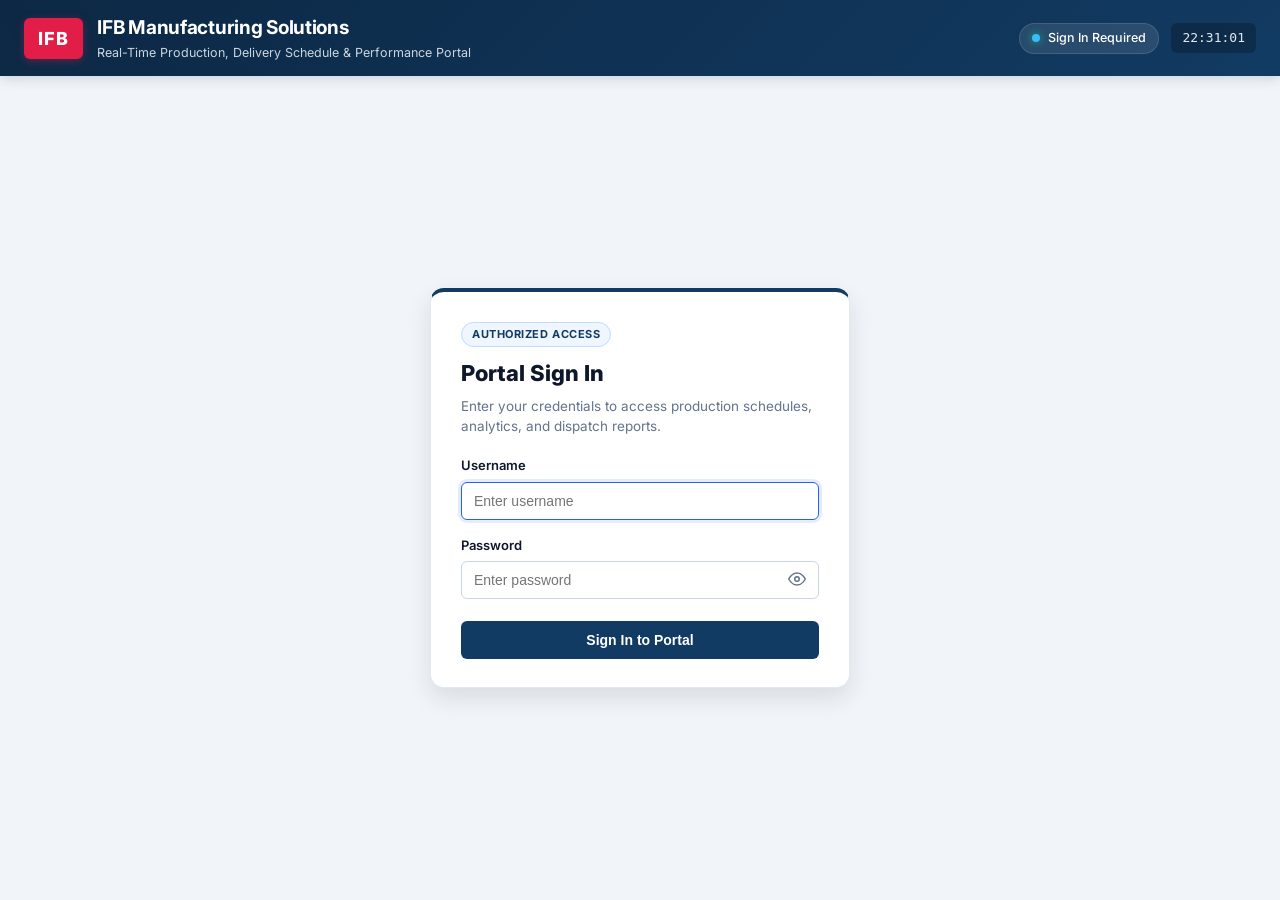
<file: frontend/index.html>
<!DOCTYPE html>
<html lang="en">
<head>
    <meta charset="UTF-8">
    <meta name="viewport" content="width=device-width, initial-scale=1.0">
    <title>IFB Scheduling Portal - Real-Time Manufacturing & Schedule Management</title>
    <link rel="preconnect" href="https://fonts.googleapis.com">
    <link rel="preconnect" href="https://fonts.gstatic.com" crossorigin>
    <link href="https://fonts.googleapis.com/css2?family=Inter:wght@400;500;600;700;800&display=swap" rel="stylesheet">
    <link rel="stylesheet" href="style.css">
</head>

<body>

    <!-- APP HEADER -->
    <header class="app-header">
        <div class="header-container">
            <div class="brand-block">
                <div class="brand-logo-icon">IFB</div>
                <div class="brand-text">
                    <h1>IFB Manufacturing Solutions</h1>
                    <p>Real-Time Production, Delivery Schedule &amp; Performance Portal</p>
                </div>
            </div>

            <div class="header-status-block">
                <div class="status-indicator">
                    <span class="status-dot"></span>
                    <span id="backendStatusText">Waiting for schedule upload</span>
                </div>
                <div class="clock-display" id="liveClock">--:--:--</div>
                <div class="auth-user-chip" id="authUserChip" style="display: none;">
                    <span id="authUserName">User</span>
                    <button type="button" class="btn-logout" onclick="logoutPortal()" title="Sign out">Logout</button>
                </div>
            </div>
        </div>

        
        
    </header>
<div class="app-shell">
    <aside class="sidebar">
        <nav class="sidebar-nav">
            <button class="nav-tab active" data-tab="dashboard" onclick="switchTab('dashboard')" title="Dashboard">
                <span class="nav-icon">📊</span>
                <span class="nav-label">Dashboard</span>
            </button>
            <button class="nav-tab" data-tab="analysis" onclick="switchTab('analysis')" title="Analysis">
                <span class="nav-icon">📈</span>
                <span class="nav-label">Analysis</span>
            </button>
            <button class="nav-tab" data-tab="records" onclick="switchTab('records')" title="Records">
                <span class="nav-icon">📋</span>
                <span class="nav-label">Records</span>
            </button>
            <button class="nav-tab" data-tab="upload" onclick="switchTab('upload')" title="Upload">
                <span class="nav-icon">📤</span>
                <span class="nav-label">Upload</span>
            </button>
            <button class="nav-tab" data-tab="users" id="navTabUsers" onclick="switchTab('users')" title="Users" style="display: none;">
                <span class="nav-icon">👥</span>
                <span class="nav-label">Users</span>
            </button>
            <button class="nav-tab" data-tab="logs" id="navTabLogs" onclick="switchTab('logs')" title="Activity Logs" style="display: none;">
                <span class="nav-icon">🕒</span>
                <span class="nav-label">Logs</span>
            </button>
        </nav>
    </aside>
    <main class="main-content">

        <!-- ============================================================== -->
        <!-- TAB 1: EXECUTIVE DASHBOARD                                    -->
        <!-- ============================================================== -->
        <section id="tab-dashboard" class="tab-pane active">
            
            <!-- Dashboard Controls & Customer Selector -->
            <!-- Dashboard Controls & Customer Selector -->
            <div class="dashboard-controls-card">
                <div class="dash-filters-row">
                    <div class="control-group">
                        <label for="customerSelect">Customer:</label>
                        <select id="customerSelect" onchange="onCustomerSelectChange()">
                            <option value="ALL">All Customers (Consolidated)</option>
                        </select>
                    </div>

                    <div class="control-group">
                        <label for="dashboardSourceSelect">Source:</label>
                        <select id="dashboardSourceSelect" class="select-compact" onchange="onDashboardSourceChange()">
                            <option value="__ALL__">All Uploaded Sheets (Combined)</option>
                        </select>
                    </div>

                    <div class="control-group">
                        <label for="dashboardYear">Year:</label>
                        <select id="dashboardYear" class="select-compact" onchange="onDashboardYearChange()"></select>
                        <label for="dashboardMonth">Month:</label>
                        <select id="dashboardMonth" class="select-compact" onchange="onDashboardMonthChange()"></select>
                    </div>
                    <div class="control-group">
                    <label for="dashboardTargetInput">Target:</label>
                    <div class="dash-target-wrap">
                        <input type="number" id="dashboardTargetInput" class="dash-target-input" min="1" max="100" value="80" oninput="onSharedTargetChange(this.value)" onchange="onSharedTargetChange(this.value)">
                        <span class="dash-target-unit">%</span>
                    </div>
                </div>
                </div>

                <div class="header-action-links">
                    <button type="button" class="btn-primary-sm" onclick="switchTab('upload')">+ Upload Schedule</button>
                </div>
            </div>

                        <div class="section-heading-row">
                <div>
                    <h2 id="dashHeading">Overview</h2>
                    <p class="panel-subtitle" id="dashSubheading">Loading...</p>
                </div>
            </div>

            <div class="schedule-trio">
                <div class="sched-card">
                    <span class="sched-label" id="schedPrevLabel">Previous month</span>
                    <span class="sched-value" id="schedPrevValue">–</span>
                    <span class="sched-delta" id="schedPrevDelta"></span>
                </div>
                <div class="sched-card sched-selected">
                    <span class="sched-label" id="schedSelLabel">Selected month</span>
                    <span class="sched-value" id="schedSelValue">–</span>
                    <span class="sched-delta" id="schedSelDelta"></span>
                </div>
                <div class="sched-card">
                    <span class="sched-label" id="schedNextLabel">Upcoming month</span>
                    <span class="sched-value" id="schedNextValue">–</span>
                    <span class="sched-delta" id="schedNextDelta"></span>
                </div>
            </div>

            <div class="dashboard-grid three">
                <div class="card">
                    <div class="card-icon-wrap">🚚</div>
                    <div class="card-info">
                        <h3>Dispatched</h3>
                        <p id="dashDispatched">–</p>
                        <small class="card-sub" id="dashDispatchedSub"></small>
                    </div>
                </div>
                <div class="card card-balance">
                    <div class="card-icon-wrap">✅</div>
                    <div class="card-info">
                        <h3>Fulfillment</h3>
                        <p id="dashFulfillment">–</p>
                        <div class="progress-bar-bg dash-progress"><div class="progress-bar-fill" id="dashFulfillmentBar" style="width:0%"></div></div>
                        <small class="card-sub" id="dashFulfillmentSub"></small>
                    </div>
                </div>
                <div class="card card-variance">
                    <div class="card-icon-wrap">⚠️</div>
                    <div class="card-info">
                        <h3>Shortfall</h3>
                        <p id="dashShortfall">–</p>
                        <small class="card-sub" id="dashShortfallSub"></small>
                    </div>
                </div>
            </div>

            <div class="content-panel">
                <div class="panel-header">
                    <div>
                        <h3>6-Month Trend</h3>
                        <p class="panel-subtitle">Click a month to switch the dashboard to it. The chip is dispatched ÷ commitment.</p>
                    </div>
                    <button class="btn-outline-sm" onclick="switchTab('analysis')">Open Analysis &rarr;</button>
                </div>
                <div id="dashTrendChart"></div>
            </div>

            <div class="dash-two-col" id="dashTwoCol">
                <div class="content-panel">
                    <div class="panel-header">
                        <div>
                            <h3>Top Shortfall Parts</h3>
                            <p class="panel-subtitle" id="dashTopShortSub"></p>
                        </div>
                    </div>
                    <div class="table-responsive">
                        <table class="data-table">
                            <thead><tr>
                                <th>Part No.</th><th>Customer</th>
                                <th class="num">Committed</th><th class="num">Dispatched</th>
                                <th class="num">Short</th><th>Fill rate</th>
                            </tr></thead>
                            <tbody id="dashShortfallBody"></tbody>
                        </table>
                    </div>
                </div>

                <div class="content-panel" id="dashCustomerPanel">
                    <div class="panel-header">
                        <div>
                            <h3>By Customer</h3>
                            <p class="panel-subtitle">Lowest fill rate first</p>
                        </div>
                    </div>
                    <div class="table-responsive table-scroll dash-cust-scroll">
                        <table class="data-table">
                            <thead><tr>
                                <th>Customer</th><th class="num">Committed</th>
                                <th class="num">Dispatched</th><th>Fill rate</th>
                            </tr></thead>
                            <tbody id="dashCustomerBody"></tbody>
                        </table>
                    </div>
                </div>
            </div>

        </section>

        <!-- ============================================================== -->
        <!-- TAB 3: MASTER SCHEDULE RECORDS TABLE                          -->
        <!-- ============================================================== -->
        <section id="tab-records" class="tab-pane">

            <div class="content-panel">
                <div class="panel-header-with-actions">
                    <div>
                        <h2>Master Production Schedule Records</h2>
                        <p class="panel-subtitle" id="recordsPlanBanner">Monthly Plan: Oct'26 (FIRM) and (TENTATIVE 2 months)</p>
                    </div>

                    <div class="records-action-group">
                        <button type="button" class="btn-outline-sm" onclick="exportRecordsToCSV()">📥 Export to CSV</button>
                        <button type="button" class="btn-primary-sm" onclick="switchTab('upload')">+ Upload Schedule</button>
                    </div>
                </div>

                <!-- FILTER & SEARCH BAR -->
                <div class="table-toolbar">
                    <div class="search-input-wrap">
                        <span class="search-icon">🔍</span>
                        <input type="text" id="tableSearchInput" placeholder="Search customer, part, line, description, or source..." oninput="filterMasterTable()">
                    </div>

                    <div class="filter-dropdown-wrap">
                        <label for="recordsCustomerFilter">Customer:</label>
                        <select id="recordsCustomerFilter" onchange="filterMasterTable()">
                            <option value="ALL">All Customers</option>
                        </select>
                    </div>

                    <div class="filter-dropdown-wrap">
                        <label for="recordsMonthFilter">Delivery month:</label>
                        <select id="recordsMonthFilter" onchange="onRecordsMonthChange()">
                            <option value="">Latest month</option>
                        </select>
                    </div>
                    <label class="col-toggle"><input type="checkbox" id="showAllColumns" onchange="toggleRecordColumns()"> Show all columns</label>

                    <div class="record-counter" id="recordCounterText">
                        Showing 0 records
                    </div>
                </div>

                <!-- FULL DATA TABLE -->
                <div class="table-responsive table-scroll">
                    <table class="data-table master-records-table">
                        <thead>
    <tr class="super-header-row">
        <th colspan="4" id="recordsInfoGroup" class="th-info-group">Part &amp; Customer Information</th>
        <th id="recordsFirmSuperHeader" class="th-firm-header">FIRM</th>
        <th colspan="2" class="th-tentative-super-header">TENTATIVE QTY</th>
        <th colspan="3" id="recordsOpsGroup" class="th-ops-header">Performance &amp; Status</th>
    </tr>
    <tr>
        <th class="col-detail">Sl No</th>
        <th>Customer</th>
        <th class="col-detail">Customer code</th>
        <th>PART No.</th>
        <th class="col-detail">Helper</th>
        <th class="col-detail">Customer Part No</th>
        <th>Line</th>
        <th>Description</th>
        <th class="num" id="recordsMonth1Label">Oct-26</th>
        <th class="num th-tentative" id="recordsMonth2Label">Nov-26</th>
        <th class="num th-tentative" id="recordsMonth3Label">Dec-26</th>
        <th class="col-detail">Schedule Received</th>
        <th class="num">Actual Dispatch</th>
        <th class="num">Backlog</th>
        <th>Actions</th>
    </tr>
</thead>
                        <tbody id="masterRecordsBody">
                            <!-- Populated dynamically -->
                        </tbody>
                    </table>
                </div>

            </div>

        </section>

        <!-- ============================================================== -->
        <!-- TAB 4: SCHEDULE & PLAN ANALYSIS                               -->
        <!-- ============================================================== -->
        <section id="tab-analysis" class="tab-pane">
            <div class="section-heading-row">
                <div>
                    <h2>Schedule Analysis &amp; Comparison</h2>
                    <p class="panel-subtitle">Plan vs dispatch and month-over-month trends for an uploaded schedule</p>
                </div>
            </div>

            

                        <div id="panelControlsSame" class="streamlined-control-card">
                <div class="s-control-row">
                    <div class="s-control-item">
                        <label for="sameSheetSelect"><strong>Excel Sheet:</strong></label>
                        <select id="sameSheetSelect" onchange="onSameSheetChange()">
                            <option value="">Loading sheets...</option>
                        </select>
                    </div>
                    <div class="s-control-item s-control-wide">
                        <label for="analysisScopeInput"><strong>Customer / Part / Line:</strong></label>
                        <div class="scope-combo" id="analysisScopeCombo">
                            <input
                                type="text"
                                id="analysisScopeInput"
                                class="scope-input"
                                placeholder="All customers & parts — type company, part, or line (e.g. blower)..."
                                autocomplete="off"
                                onfocus="openScopeDropdown()"
                                oninput="onScopeInput()"
                                onkeydown="onScopeKeydown(event)"
                            >
                            <button type="button" id="analysisScopeClear" class="scope-clear-btn" onclick="clearAnalysisScope()" title="Reset to all customers & parts" style="display:none;">✕</button>
                            <div id="analysisScopeDropdown" class="scope-dropdown" style="display:none;"></div>
                        </div>
                    </div>
                    <div class="s-control-item">
                        <label for="sameMetricMonth"><strong>Month:</strong></label>
                        <select id="sameMetricMonth" onchange="runStreamlinedAnalysis()"></select>
                    </div>
                    <div class="s-control-item">
                        <label for="sameCompareMonth"><strong>Compare with:</strong></label>
                        <select id="sameCompareMonth" onchange="runStreamlinedAnalysis()">
                            <option value="PREV">Previous month</option>
                            <option value="NONE">No comparison</option>
                        </select>
                    </div>
                </div>
            </div>


            <!-- 4 CLEAN KPI CARDS -->
            <div class="streamlined-kpi-grid">
                <div class="s-kpi-card">
                    <span class="s-kpi-label" id="card1Title">Planned / Committed</span>
                    <span class="s-kpi-value" id="card1Value">0</span>
                    <span class="s-kpi-sub" id="card1Detail">-</span>
                </div>
                <div class="s-kpi-card">
                    <span class="s-kpi-label" id="card2Title">Actual Dispatched</span>
                    <span class="s-kpi-value" id="card2Value">0</span>
                    <span class="s-kpi-sub" id="card2Detail">-</span>
                </div>
                <div class="s-kpi-card s-card-diff">
                    <span class="s-kpi-label" id="card3Title">Difference / Shortfall</span>
                    <span class="s-kpi-value" id="card3Value">0</span>
                    <span class="s-kpi-sub" id="card3Detail">-</span>
                </div>
                <div class="s-kpi-card s-card-rate">
                    <span class="s-kpi-label" id="card4Title">Fulfillment / Volatility</span>
                    <span class="s-kpi-value" id="card4Value">0%</span>
                    <span class="s-kpi-sub" id="card4Detail">-</span>
                </div>
            </div>

            <div id="cmpTrendPanel" class="content-panel" style="display:none">
    <div class="panel-header-with-actions">
        <div>
            <h3>Monthly Trend</h3>
            <p class="panel-subtitle" id="cmpTrendScope"></p>
        </div>
        <div class="cmp-trend-controls">
            <div class="range-toggle" id="cmpRangeToggle">
                <button type="button" class="active" data-range="6" onclick="setCmpRange('6')">6 months</button>
                <button type="button" data-range="12" onclick="setCmpRange('12')">1 year</button>
                <button type="button" data-range="all" onclick="setCmpRange('all')">All</button>
            </div>
            <select id="cmpYearSelect" class="cmp-year-select" onchange="onCmpYearChange()" style="display:none;" title="Select year"></select>
            <label class="cmp-target">Target
                <input type="number" id="cmpTargetInput" min="1" max="100" value="80" oninput="onSharedTargetChange(this.value)" onchange="onSharedTargetChange(this.value)"> %
            </label>
        </div>
    </div>
    <div id="cmpTrendChart"></div>
</div>

<!-- COMPARISON BREAKDOWN TABLE -->
            <div class="content-panel analysis-panel">
                <div class="panel-header-with-actions">
                    <div>
                        <h3 id="comparisonTableTitle">Part-wise Schedule Comparison</h3>
                        <p class="panel-subtitle" id="comparisonTableSubtitle">Customer schedule, IFB commitment vs dispatch</p>
                    </div>
                    <button type="button" class="btn-outline-sm" onclick="exportComparisonToCSV()">📥 Export to CSV</button>
                </div>

                <div class="table-toolbar">
                    <div class="search-input-wrap">
                        <span class="search-icon">🔍</span>
                        <input type="text" id="comparisonSearchInput" placeholder="Search customer, part no, line..." oninput="filterComparisonTable()">
                    </div>
                    <div class="filter-pills-wrap" id="comparisonFilterPills">
                        <button type="button" class="chip-filter active" data-filter="all" onclick="setComparisonStatusFilter('all')">All (<span id="countPillAll">0</span>)</button>
                        <button type="button" class="chip-filter chip-filter-inc" data-filter="increased" onclick="setComparisonStatusFilter('increased')">Above commitment (<span id="countPillInc">0</span>)</button>
                        <button type="button" class="chip-filter chip-filter-dec" data-filter="decreased" onclick="setComparisonStatusFilter('decreased')">Shortfall (<span id="countPillDec">0</span>)</button>
                        <button type="button" class="chip-filter" data-filter="unchanged" onclick="setComparisonStatusFilter('unchanged')">Met (<span id="countPillUnchanged">0</span>)</button>
                    </div>
                </div>

                <div class="table-responsive table-scroll">
                    <table class="data-table">
                        <thead>
                            <tr id="comparisonTableHeaderRow">
                                <th class="sortable" onclick="sortComparison('customer')">Customer</th>
                                <th class="sortable" onclick="sortComparison('partNo')">Part No.</th>
                                <th>Line</th>
                                <th class="num sortable" onclick="sortComparison('qtySchedule')">Customer Schedule</th>
                                <th class="num sortable" onclick="sortComparison('qtyCommitment')">IFB Commitment</th>
                                <th class="num sortable" onclick="sortComparison('qtyDispatch')">IFB Dispatch</th>
                                <th class="num sortable" onclick="sortComparison('diff')">Difference</th>
                                <th class="num sortable" onclick="sortComparison('achievementRate')">Achievement %</th>
                                <th class="num sortable" id="thColChange" onclick="sortComparison('scheduleChange')">Schedule Δ</th>
                                <th>Status</th>
                            </tr>
                        </thead>
                        <tbody id="comparisonTableBody">
                            <tr><td colspan="10" style="text-align: center; color: #64748b; padding: 24px;">Select parameters above to view analysis.</td></tr>
                        </tbody>
                        <tfoot id="comparisonTableFoot"></tfoot>
                    </table>
                </div>
            </div>

<div id="cmpLinePanel" class="content-panel" style="display:none">
    <div class="panel-header-with-actions">
        <div>
            <h3>Fill Rate by Product Line</h3>
            <p class="panel-subtitle">For the selected month. Click a heading to sort.</p>
        </div>
    </div>
    <div class="table-responsive table-scroll">
        <table class="data-table">
            <thead><tr>
                <th class="sortable" onclick="sortCmpLines('line')">Product line</th>
                <th class="num sortable" onclick="sortCmpLines('commitment')">Commitment</th>
                <th class="num sortable" onclick="sortCmpLines('dispatched')">Dispatched</th>
                <th class="sortable" onclick="sortCmpLines('fillRate')">Fill rate</th>
                <th class="num sortable" onclick="sortCmpLines('grossShortfall')">Shortfall</th>
                <th>Status</th>
            </tr></thead>
            <tbody id="cmpLineBody"></tbody>
            <tfoot id="cmpLineFoot"></tfoot>
        </table>
    </div>
</div>

            

        </section>

        <!-- ============================================================== -->
        <!-- TAB 5: EXCEL BULK IMPORT                                      -->
        <!-- ============================================================== -->
        <section id="tab-upload" class="tab-pane">

            <div class="content-panel">
                <div class="panel-header">
                    <div>
                        <h2>Upload Schedule Data</h2>
                        <p class="panel-subtitle">Upload your schedule to view it on the dashboard and in records. Existing saved schedules remain available.</p>
                    </div>

                    <a href="/api/sample-template" download class="btn-outline-sm">
                        📥 Download Standard Template (.xlsx)
                    </a>
                </div>

                <!-- DRAG AND DROP ZONE -->
                <div class="upload-dropzone" id="dropZone" onclick="triggerFileInput()">
                    <div class="upload-icon">📂</div>
                    <h3>Choose an Excel schedule file</h3>
                    <p>Drag and drop a filled schedule file here, or browse your computer. Supports .xlsx, .xls, and .csv.</p>
                    <button type="button" class="btn-primary-sm" onclick="event.stopPropagation(); triggerFileInput();">
                        Browse Files on Computer
                    </button>
                    <input type="file" id="excelFile" accept=".xlsx,.xls,.csv" style="display: none;" onchange="handleFileSelect(event)">
                    <div id="selectedFileName" class="selected-file-badge" style="display: none;"></div>
                </div>

                <div class="snapshot-date-control">
                    <label for="snapshotDate"><strong>Schedule snapshot date:</strong></label>
                    <input type="date" id="snapshotDate" class="form-input">
                    <span>For an archived sheet, choose its plan/revision date. New uploads default to today.</span>
                </div>

                <div class="upload-actions-bar">
                    <button type="button" id="uploadButton" class="btn-submit" onclick="uploadExcel()">
                        🚀 Upload &amp; Process Spreadsheet
                    </button>
                    <p id="uploadStatus" class="upload-status-text" aria-live="polite"></p>
                </div>

                <!-- COLUMN MAPPING GUIDE -->
                <div class="guide-box">
                    <h4>Supported Excel columns, including the IFB monthly plan layout</h4>
                    <p>The header row is detected below title/revision rows; fields are matched by name:</p>
                    <div class="headers-tags">
                        <span class="tag">Sl No</span>
                        <span class="tag">Customer</span>
                        <span class="tag">Customer Code</span>
                        <span class="tag">PART No.</span>
                        <span class="tag">Helper</span>
                        <span class="tag">Customer Part No</span>
                        <span class="tag">Line</span>
                        <span class="tag">Description</span>
                        <span class="tag">Oct-26 / Nov-26 / Dec-26 month columns</span>
                        <span class="tag">Application</span>
                        <span class="tag">Schedule Received Date</span>
                        <span class="tag">Schedule Start Month</span>
                        <span class="tag">Schedule End Month</span>
                        <span class="tag">Schedule Version</span>
                        <span class="tag">Delivery Month (e.g. Oct-26)</span>
                        <span class="tag">Original Customer Schedule</span>
                        <span class="tag">Current Customer Schedule</span>
                        <span class="tag">Actual Production Qty</span>
                        <span class="tag">Actual Dispatch Qty</span>
                        <span class="tag">Dispatch Date</span>
                        <span class="tag">Variance Reason</span>
                        <span class="tag">Net Customer Revision</span>
                        <span class="tag">Final Schedule Variance</span>
                        <span class="tag">Achievement</span>
                        <span class="tag">Backlog</span>
                    </div>
                </div>

            </div>

            <!-- IMPORTED EXCEL FILES LIST -->
            <div class="content-panel" style="margin-top: 24px;">
                <div class="panel-header">
                    <div>
                        <h3>Imported Excel Files &amp; Snapshots</h3>
                        <p class="panel-subtitle">Manage uploaded schedule workbooks. Download original spreadsheets or delete snapshots.</p>
                    </div>
                    <button type="button" class="btn-outline-sm" onclick="loadImportedFilesList()">🔄 Refresh List</button>
                </div>
                <div id="dataQualityResult" class="cmp-dq" style="display:none"></div>
                <div class="table-responsive">
                    <table class="data-table">
                        <thead>
                            <tr>
                                <th>#</th>
                                <th>File Name</th>
                                <th>Snapshot Date</th>
                                <th>Imported At</th>
                                <th>Records Count</th>
                                <th style="text-align: center;">Actions</th>
                            </tr>
                        </thead>
                        <tbody id="importedFilesTableBody">
                            <tr><td colspan="6" style="text-align: center; color: #94a3b8; padding: 20px;">Loading imported files...</td></tr>
                        </tbody>
                    </table>
                </div>
            </div>

        </section>
        <!-- ============================================================== -->
        <!-- TAB 6: USER MANAGEMENT (ADMIN ONLY)                            -->
        <!-- ============================================================== -->
        <section id="tab-users" class="tab-pane">
            <div class="content-panel">
                <div class="panel-header">
                    <div>
                        <h2>User Management</h2>
                        <p class="panel-subtitle">Add or remove portal accounts. Changes are saved to the server's user store.</p>
                    </div>
                    <button type="button" class="btn-outline-sm" onclick="loadAdminUsers()">🔄 Refresh Users</button>
                </div>

                <form id="createUserForm" class="admin-user-form" onsubmit="handleCreateUserSubmit(event)">
                    <div class="admin-user-field">
                        <label for="newUserFullName">Full Name</label>
                        <input type="text" id="newUserFullName" class="form-input" placeholder="e.g. Ravi Kumar">
                    </div>
                    <div class="admin-user-field">
                        <label for="newUserUsername">Username <span class="required-mark">*</span></label>
                        <input type="text" id="newUserUsername" class="form-input" placeholder="e.g. rkumaar" required>
                    </div>
                    <div class="admin-user-field">
                        <label for="newUserPassword">Password <span class="required-mark">*</span></label>
                        <input type="password" id="newUserPassword" class="form-input" placeholder="Min 6 characters" required>
                    </div>
                    <div class="admin-user-field">
                        <label for="newUserRole">Role</label>
                        <select id="newUserRole" class="form-input">
                            <option value="planner">Planner</option>
                            <option value="admin">Admin</option>
                        </select>
                    </div>
                    <div class="admin-user-submit">
                        <button type="submit" id="createUserBtn" class="btn-submit">+ Add User</button>
                    </div>
                </form>

                <div class="table-responsive" style="margin-top: 22px;">
                    <table class="data-table">
                        <thead>
                            <tr>
                                <th>#</th>
                                <th>Name</th>
                                <th>Username</th>
                                <th>Role</th>
                                <th style="text-align: right;">Actions</th>
                            </tr>
                        </thead>
                        <tbody id="adminUsersTableBody">
                            <tr><td colspan="5" style="text-align: center; color: #94a3b8; padding: 20px;">Loading users...</td></tr>
                        </tbody>
                    </table>
                </div>
            </div>
        </section>

        <!-- ============================================================== -->
        <!-- TAB 7: SESSION & ACTIVITY LOGS (ADMIN ONLY)                    -->
        <!-- ============================================================== -->
        <section id="tab-logs" class="tab-pane">
            <div class="content-panel audit-panel">
                <div class="audit-top-header">
                    <div>
                        <h2>Session &amp; Activity Logs</h2>
                        <p class="panel-subtitle">Audit trail of sign-ins, idle timeouts, schedule updates, exports, and dashboard usage.</p>
                    </div>
                    <div class="audit-header-actions">
                        <button type="button" class="btn-outline-sm" onclick="loadAuditDashboard()">🔄 Refresh</button>
                        <button type="button" class="btn-outline-sm" onclick="exportAuditLogsCsv()">⬇️ Export CSV</button>
                    </div>
                </div>

                <!-- Segmented View Switcher + Compact Live Stats -->
                <div class="audit-subnav-bar">
                    <div class="audit-segmented" role="tablist">
                        <button type="button" id="auditViewBtnLogs" class="audit-seg-btn active" onclick="switchAuditView('logs')">
                            Activity Feed <span id="auditTotalEventsCount" class="audit-seg-count">0</span>
                        </button>
                        <button type="button" id="auditViewBtnSessions" class="audit-seg-btn" onclick="switchAuditView('sessions')">
                            Sessions <span id="auditTotalSessionsCount" class="audit-seg-count">0</span>
                        </button>
                    </div>

                    <div class="audit-live-pill">
                        <span class="audit-live-dot"></span>
                        <strong id="auditActiveSessionsCount">0</strong> active now
                    </div>
                </div>

                <!-- VIEW 1: ACTIVITY FEED -->
                <div id="auditPaneLogs">
                    <div class="audit-toolbar">
                        <div class="audit-pill-group" id="auditCategoryPills">
                            <button type="button" class="audit-filter-pill active" data-category="all" onclick="setAuditCategory('all')">All</button>
                            <button type="button" class="audit-filter-pill" data-category="change" onclick="setAuditCategory('change')">Changes</button>
                            <button type="button" class="audit-filter-pill" data-category="dashboard" onclick="setAuditCategory('dashboard')">Dashboard</button>
                            <button type="button" class="audit-filter-pill" data-category="session" onclick="setAuditCategory('session')">Sessions</button>
                            <button type="button" class="audit-filter-pill" data-category="export" onclick="setAuditCategory('export')">Exports</button>
                            <button type="button" class="audit-filter-pill" data-category="admin" onclick="setAuditCategory('admin')">Admin</button>
                        </div>

                        <div class="audit-search-wrap">
                            <input type="text" id="auditSearchInput" class="audit-search-input" placeholder="Search user or event..." oninput="debouncedAuditLogSearch()">
                        </div>
                    </div>

                    <div id="auditSessionBanner" class="audit-session-banner" style="display: none;">
                        <span id="auditSessionBannerText"></span>
                        <button type="button" class="audit-banner-clear" onclick="clearAuditSessionFilter()">Show all sessions</button>
                    </div>

                    <div class="audit-table-card">
                        <table class="data-table audit-table">
                            <thead>
                                <tr>
                                    <th style="width: 155px;">Time</th>
                                    <th style="width: 150px;">User</th>
                                    <th style="width: 115px;">Category</th>
                                    <th>Activity</th>
                                </tr>
                            </thead>
                            <tbody id="auditLogsTableBody">
                                <tr><td colspan="4" class="audit-empty-cell">Loading activity logs...</td></tr>
                            </tbody>
                        </table>
                    </div>
                </div>

                <!-- VIEW 2: SESSIONS -->
                <div id="auditPaneSessions" style="display: none;">
                    <div class="audit-table-card">
                        <table class="data-table audit-table">
                            <thead>
                                <tr>
                                    <th>User</th>
                                    <th>Signed In</th>
                                    <th>Last Active / Ended</th>
                                    <th>Status</th>
                                    <th style="text-align: center;">Events</th>
                                    <th>Client</th>
                                    <th style="text-align: right;">Activity</th>
                                </tr>
                            </thead>
                            <tbody id="auditSessionsTableBody">
                                <tr><td colspan="7" class="audit-empty-cell">Loading sessions...</td></tr>
                            </tbody>
                        </table>
                    </div>
                </div>
            </div>
        </section>

    </main> 
    </div>

    <!-- TOAST NOTIFICATION CONTAINER -->
    <div id="toastContainer" class="toast-container"></div>

    <script src="script.js"></script>

</body>
</html>
</file>
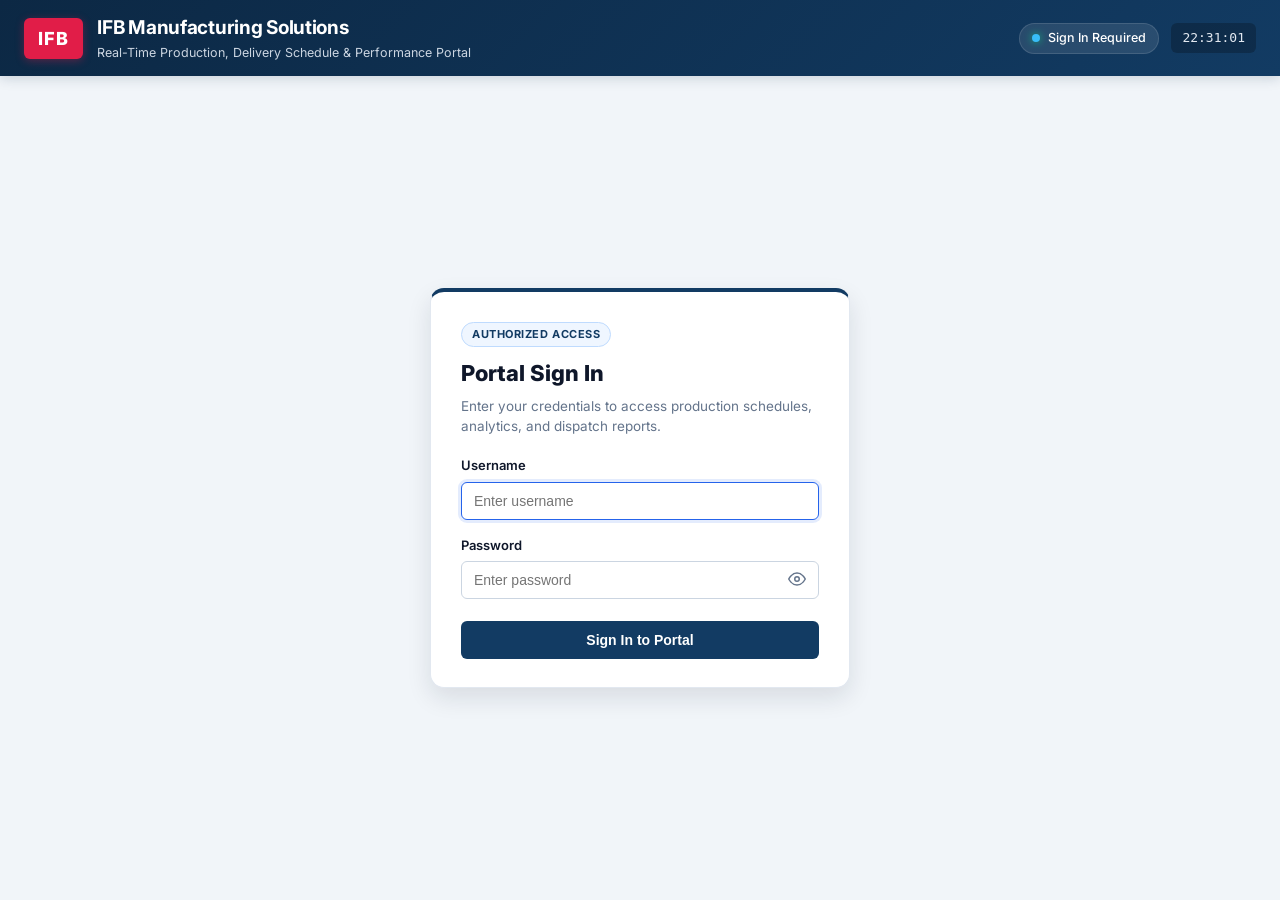
<file: frontend/login.html>
<!DOCTYPE html>
<html lang="en">
<head>
    <meta charset="UTF-8">
    <meta name="viewport" content="width=device-width, initial-scale=1.0">
    <title>Sign In — IFB Scheduling Portal</title>
    <link rel="preconnect" href="https://fonts.googleapis.com">
    <link rel="preconnect" href="https://fonts.gstatic.com" crossorigin>
    <link href="https://fonts.googleapis.com/css2?family=Inter:wght@400;500;600;700;800&display=swap" rel="stylesheet">
    <link rel="stylesheet" href="style.css">
</head>
<body class="login-body">

    <header class="app-header">
        <div class="header-container">
            <div class="brand-block">
                <div class="brand-logo-icon">IFB</div>
                <div class="brand-text">
                    <h1>IFB Manufacturing Solutions</h1>
                    <p>Real-Time Production, Delivery Schedule &amp; Performance Portal</p>
                </div>
            </div>

            <div class="header-status-block">
                <div class="status-indicator">
                    <span class="status-dot" id="loginStatusDot"></span>
                    <span id="loginBackendStatus">Checking portal service...</span>
                </div>
                <div class="clock-display" id="loginClock">--:--:--</div>
            </div>
        </div>
    </header>

    <main class="login-wrapper">
        <div class="login-card">
            <div class="login-card-header">
                <span class="login-badge">Authorized Access</span>
                <h2>Portal Sign In</h2>
                <p>Enter your credentials to access production schedules, analytics, and dispatch reports.</p>
            </div>

            <div id="loginErrorAlert" class="login-alert" role="alert" style="display: none;"></div>

            <form id="loginForm" onsubmit="handleLoginSubmit(event)" novalidate>
                <div class="login-field">
                    <label for="loginUsername">Username</label>
                    <input
                        type="text"
                        id="loginUsername"
                        name="username"
                        class="login-input"
                        placeholder="Enter username"
                        autocomplete="username"
                        autofocus
                        required
                    >
                </div>

                <div class="login-field">
                    <label for="loginPassword">Password</label>
                    <div class="password-input-wrap">
                        <input
                            type="password"
                            id="loginPassword"
                            name="password"
                            class="login-input"
                            placeholder="Enter password"
                            autocomplete="current-password"
                            required
                        >
                        <button
                            type="button"
                            class="password-toggle-btn"
                            id="togglePasswordBtn"
                            onclick="toggleLoginPassword()"
                            aria-label="Show password"
                            title="Show password"
                        >
                            <svg id="eyeOpenIcon" viewBox="0 0 24 24" width="18" height="18" fill="none" stroke="currentColor" stroke-width="2" stroke-linecap="round" stroke-linejoin="round" aria-hidden="true">
                                <path d="M1 12s4-8 11-8 11 8 11 8-4 8-11 8-11-8-11-8z"></path>
                                <circle cx="12" cy="12" r="3"></circle>
                            </svg>
                            <svg id="eyeSlashIcon" viewBox="0 0 24 24" width="18" height="18" fill="none" stroke="currentColor" stroke-width="2" stroke-linecap="round" stroke-linejoin="round" aria-hidden="true" style="display: none;">
                                <path d="M17.94 17.94A10.07 10.07 0 0 1 12 20c-7 0-11-8-11-8a18.45 18.45 0 0 1 5.06-5.94"></path>
                                <path d="M9.9 4.24A9.12 9.12 0 0 1 12 4c7 0 11 8 11 8a18.5 18.5 0 0 1-2.16 3.19"></path>
                                <line x1="1" y1="1" x2="23" y2="23"></line>
                            </svg>
                        </button>
                    </div>
                </div>

                <button type="submit" id="loginSubmitBtn" class="login-submit-btn">
                    Sign In to Portal
                </button>
            </form>
        </div>
    </main>

    <script>
        const AUTH_TOKEN_KEY = "ifb_auth_token";
        const AUTH_USER_KEY = "ifb_auth_user";
        const isLocalDev = ["localhost", "127.0.0.1"].includes(window.location.hostname);
        const LOGIN_API_BASE = (!isLocalDev || ["3000", "3001"].includes(window.location.port))
            ? ""
            : `${window.location.protocol}//${window.location.hostname}:3001`;

        function loginApiUrl(path) {
            return `${LOGIN_API_BASE}${path}`;
        }

        function startLoginClock() {
            const el = document.getElementById("loginClock");
            if (!el) return;
            const tick = () => {
                el.textContent = new Date().toLocaleTimeString("en-IN", { hour12: false });
            };
            tick();
            setInterval(tick, 1000);
        }

        function showLoginError(message) {
            const alertEl = document.getElementById("loginErrorAlert");
            if (!alertEl) return;
            alertEl.textContent = message;
            alertEl.style.display = "block";
        }

        function clearLoginError() {
            const alertEl = document.getElementById("loginErrorAlert");
            if (alertEl) {
                alertEl.textContent = "";
                alertEl.style.display = "none";
            }
        }

        function toggleLoginPassword() {
            const input = document.getElementById("loginPassword");
            const btn = document.getElementById("togglePasswordBtn");
            const eyeOpen = document.getElementById("eyeOpenIcon");
            const eyeSlash = document.getElementById("eyeSlashIcon");
            if (!input) return;

            const showing = input.type === "text";
            input.type = showing ? "password" : "text";
            if (eyeOpen) eyeOpen.style.display = showing ? "block" : "none";
            if (eyeSlash) eyeSlash.style.display = showing ? "none" : "block";
            if (btn) {
                const nextLabel = showing ? "Show password" : "Hide password";
                btn.setAttribute("aria-label", nextLabel);
                btn.setAttribute("title", nextLabel);
            }
        }

        function redirectToPortal() {
            const portalUrl = ["3000", "3001"].includes(window.location.port)
                ? "/"
                : "index.html";
            window.location.replace(portalUrl);
        }

        async function checkExistingSession() {
            const token = localStorage.getItem(AUTH_TOKEN_KEY);
            const statusEl = document.getElementById("loginBackendStatus");
            const dotEl = document.getElementById("loginStatusDot");

            if (!token) {
                if (statusEl) statusEl.textContent = "Sign In Required";
                if (dotEl) dotEl.style.background = "#38bdf8";
                return;
            }

            try {
                const res = await fetch(loginApiUrl("/api/auth/me"), {
                    headers: { Authorization: `Bearer ${token}` }
                });
                if (res.ok) {
                    const data = await res.json();
                    if (data.user) localStorage.setItem(AUTH_USER_KEY, JSON.stringify(data.user));
                    redirectToPortal();
                    return;
                }
                localStorage.removeItem(AUTH_TOKEN_KEY);
                localStorage.removeItem(AUTH_USER_KEY);
            } catch {
                // Backend unreachable; stay on login screen
            }

            if (statusEl) statusEl.textContent = "Sign In Required";
            if (dotEl) dotEl.style.background = "#38bdf8";
        }

        async function handleLoginSubmit(event) {
            event.preventDefault();
            clearLoginError();

            const usernameInput = document.getElementById("loginUsername");
            const passwordInput = document.getElementById("loginPassword");
            const submitBtn = document.getElementById("loginSubmitBtn");

            const username = (usernameInput?.value || "").trim();
            const password = passwordInput?.value || "";

            if (!username || !password) {
                showLoginError("Please enter both your username and password.");
                (!username ? usernameInput : passwordInput)?.focus();
                return;
            }

            if (submitBtn) {
                submitBtn.disabled = true;
                submitBtn.textContent = "Signing in...";
            }

            try {
                const res = await fetch(loginApiUrl("/api/auth/login"), {
                    method: "POST",
                    headers: { "Content-Type": "application/json" },
                    body: JSON.stringify({ username, password })
                });
                const data = await res.json().catch(() => ({}));

                if (!res.ok || !data.token) {
                    showLoginError(data.message || "Invalid username or password.");
                    return;
                }

                localStorage.setItem(AUTH_TOKEN_KEY, data.token);
                localStorage.setItem("ifb_last_activity", String(Date.now()));
                if (data.user) {
                    localStorage.setItem(AUTH_USER_KEY, JSON.stringify(data.user));
                }
                redirectToPortal();
            } catch {
                showLoginError("Could not reach the server. Ensure the backend is running on port 3001.");
            } finally {
                if (submitBtn) {
                    submitBtn.disabled = false;
                    submitBtn.textContent = "Sign In to Portal";
                }
            }
        }

        document.addEventListener("DOMContentLoaded", () => {
            startLoginClock();
            const params = new URLSearchParams(window.location.search);
            if (params.get("reason") === "idle") {
                showLoginError("You were signed out after 30 minutes of inactivity. Please sign in again.");
            }
            checkExistingSession();
        });
    </script>
</body>
</html>
</file>
<file: frontend/style.css>
/* ==========================================================================
   IFB MANUFACTURING SCHEDULING PORTAL - ENTERPRISE STYLESHEET
   ========================================================================== */

:root {
    --primary: #123b63;
    --primary-dark: #0c2844;
    --primary-light: #1e5285;
    --accent: #2563eb;
    --success: #059669;
    --warning: #d97706;
    --danger: #dc2626;
    --bg-page: #f1f5f9;
    --bg-card: #ffffff;
    --bg-subtle: #f8fafc;
    --border: #e2e8f0;
    --border-dark: #cbd5e1;
    --text-main: #0f172a;
    --text-muted: #64748b;
    --text-light: #94a3b8;
    --radius-sm: 6px;
    --radius-md: 10px;
    --radius-lg: 14px;
    --shadow-sm: 0 1px 2px rgba(15, 23, 42, 0.05);
    --shadow-md: 0 4px 12px rgba(15, 23, 42, 0.07);
    --shadow-lg: 0 10px 25px rgba(15, 23, 42, 0.11);
}

*,
*::before,
*::after {
    box-sizing: border-box;
    margin: 0;
    padding: 0;
}

html,
body {
    height: 100%;
}

body {
    font-family: 'Inter', -apple-system, BlinkMacSystemFont, "Segoe UI", Roboto, sans-serif;
    background: var(--bg-page);
    color: var(--text-main);
    line-height: 1.5;
    display: flex;
    flex-direction: column;
    overflow: hidden;
    -webkit-font-smoothing: antialiased;
}

body.login-body {
    overflow: auto;
}

/* ==========================================================================
   HEADER & SHELL LAYOUT
   ========================================================================== */

.app-header {
    background: linear-gradient(135deg, #0c2844 0%, #123b63 100%);
    color: #ffffff;
    box-shadow: 0 2px 12px rgba(12, 40, 68, 0.18);
    flex-shrink: 0;
    z-index: 100;
}

.header-container {
    padding: 14px 24px;
    display: flex;
    justify-content: space-between;
    align-items: center;
    gap: 16px;
}

.brand-block {
    display: flex;
    align-items: center;
    gap: 14px;
}

.brand-logo-icon {
    background: #e11d48;
    color: #ffffff;
    font-size: 18px;
    font-weight: 800;
    letter-spacing: 0.06em;
    padding: 7px 14px;
    border-radius: var(--radius-sm);
    box-shadow: 0 2px 8px rgba(225, 29, 72, 0.35);
}

.brand-text h1 {
    font-size: 19px;
    font-weight: 700;
    letter-spacing: -0.015em;
}

.brand-text p {
    font-size: 12.5px;
    color: #cbd5e1;
    margin-top: 1px;
}

.header-status-block {
    display: flex;
    align-items: center;
    gap: 12px;
    flex-wrap: wrap;
}

.status-indicator {
    display: inline-flex;
    align-items: center;
    gap: 8px;
    background: rgba(255, 255, 255, 0.1);
    border: 1px solid rgba(255, 255, 255, 0.12);
    padding: 5px 12px;
    border-radius: 999px;
    font-size: 12.5px;
    font-weight: 500;
}

.status-dot {
    width: 8px;
    height: 8px;
    background: #10b981;
    border-radius: 50%;
    box-shadow: 0 0 8px #10b981;
    animation: pulse 2s infinite;
}

@keyframes pulse {
    0%, 100% { opacity: 1; transform: scale(1); }
    50% { opacity: 0.55; transform: scale(0.85); }
}

.clock-display {
    font-family: ui-monospace, SFMono-Regular, Menlo, monospace;
    font-size: 13px;
    color: #e2e8f0;
    background: rgba(0, 0, 0, 0.24);
    padding: 5px 11px;
    border-radius: var(--radius-sm);
    font-variant-numeric: tabular-nums;
}

.auth-user-chip {
    display: inline-flex;
    align-items: center;
    gap: 8px;
    background: rgba(255, 255, 255, 0.12);
    border: 1px solid rgba(255, 255, 255, 0.18);
    padding: 3px 5px 3px 12px;
    border-radius: 999px;
    font-size: 12.5px;
    font-weight: 600;
    white-space: nowrap;
}

.btn-logout {
    background: #e11d48;
    color: #ffffff;
    border: none;
    border-radius: 999px;
    padding: 4px 11px;
    font-size: 12px;
    font-weight: 700;
    cursor: pointer;
    transition: background 0.15s ease;
}

.btn-logout:hover {
    background: #be123c;
}

.app-shell {
    position: relative;
    flex: 1;
    min-height: 0;
    display: flex;
    align-items: stretch;
}

/* ==========================================================================
   SIDEBAR NAVIGATION
   ========================================================================== */

.sidebar {
    position: absolute;
    top: 0;
    left: 0;
    bottom: 0;
    width: 68px;
    z-index: 40;
    background: var(--bg-card);
    border-right: 1px solid var(--border);
    padding: 16px 8px;
    overflow-x: hidden;
    overflow-y: auto;
    transition: width 0.2s ease, box-shadow 0.2s ease;
}

.sidebar:hover {
    width: 212px;
    box-shadow: 6px 0 20px rgba(15, 23, 42, 0.1);
}

.sidebar-nav {
    display: flex;
    flex-direction: column;
    gap: 6px;
}

.nav-tab {
    background: transparent;
    color: var(--text-muted);
    border: none;
    padding: 12px 16px;
    font-size: 13.5px;
    font-weight: 600;
    cursor: pointer;
    display: flex;
    align-items: center;
    gap: 8px;
    transition: background 0.15s ease, color 0.15s ease;
}

.nav-tab:hover:not(:disabled) {
    color: var(--text-main);
    background: var(--bg-subtle);
}

.nav-tab:disabled {
    opacity: 0.5;
    cursor: not-allowed;
}

.sidebar .nav-tab {
    width: 100%;
    justify-content: flex-start;
    border-left: 3px solid transparent;
    border-radius: var(--radius-sm);
    padding: 11px 9px;
    gap: 12px;
    white-space: nowrap;
    overflow: hidden;
}

.sidebar .nav-icon {
    width: 28px;
    text-align: center;
    flex-shrink: 0;
    font-size: 20px;
    line-height: 1;
}

.sidebar .nav-label {
    opacity: 0;
    transition: opacity 0.15s ease;
}

.sidebar:hover .nav-label {
    opacity: 1;
}

.sidebar .nav-tab.active {
    background: #eff6ff;
    color: #1d4ed8;
    border-left-color: var(--accent);
}

/* ==========================================================================
   MAIN CONTENT & PANELS
   ========================================================================== */

.app-shell .main-content,
.main-content {
    flex: 1;
    min-width: 0;
    max-width: none;
    margin: 0 0 0 68px;
    padding: 24px 28px;
    overflow: auto;
}

.tab-pane {
    display: none;
    animation: fadeIn 0.2s ease;
}

.tab-pane.active {
    display: block;
}

@keyframes fadeIn {
    from { opacity: 0; transform: translateY(4px); }
    to { opacity: 1; transform: translateY(0); }
}

.content-panel {
    background: var(--bg-card);
    border-radius: var(--radius-md);
    box-shadow: var(--shadow-sm);
    border: 1px solid var(--border);
    padding: 22px 24px;
    margin-bottom: 24px;
}

.panel-header,
.panel-header-with-actions {
    display: flex;
    justify-content: space-between;
    align-items: center;
    flex-wrap: wrap;
    gap: 14px;
    margin-bottom: 18px;
}

.panel-header-with-actions {
    padding-bottom: 14px;
    border-bottom: 1px solid var(--border);
}

.panel-subtitle {
    font-size: 13.5px;
    color: var(--text-muted);
    margin-top: 3px;
}

.section-heading-row {
    display: flex;
    justify-content: space-between;
    align-items: center;
    margin: 20px 0 14px;
}

.section-heading-row h2 {
    font-size: 18px;
    font-weight: 700;
    color: var(--primary);
}

/* ==========================================================================
   BUTTONS, INPUTS & BADGES
   ========================================================================== */

.btn-primary-sm,
.btn-outline-sm,
.btn-submit,
.btn-secondary,
.btn-example {
    border-radius: var(--radius-sm);
    font-size: 13px;
    font-weight: 600;
    cursor: pointer;
    text-decoration: none;
    display: inline-flex;
    align-items: center;
    justify-content: center;
    gap: 6px;
    transition: background 0.15s ease, border-color 0.15s ease, color 0.15s ease;
}

.btn-primary-sm {
    background: var(--primary);
    color: #ffffff;
    border: 1px solid var(--primary);
    padding: 8px 15px;
}

.btn-primary-sm:hover {
    background: var(--primary-dark);
    border-color: var(--primary-dark);
}

.btn-outline-sm {
    background: var(--bg-card);
    color: var(--text-main);
    border: 1px solid var(--border-dark);
    padding: 7px 14px;
}

.btn-outline-sm:hover {
    background: var(--bg-subtle);
    border-color: #94a3b8;
}

.btn-submit {
    background: var(--success);
    color: #ffffff;
    border: none;
    padding: 10px 20px;
    font-size: 14px;
}

.btn-submit:hover:not(:disabled) {
    background: #047857;
}

.btn-submit:disabled {
    opacity: 0.65;
    cursor: not-allowed;
}

.btn-secondary {
    background: #f1f5f9;
    color: #334155;
    border: 1px solid var(--border-dark);
    padding: 10px 18px;
    font-size: 14px;
}

.btn-secondary:hover {
    background: #e2e8f0;
}

.btn-example {
    background: #0284c7;
    color: #ffffff;
    border: none;
    padding: 10px 18px;
    font-size: 14px;
}

.btn-example:hover {
    background: #0369a1;
}

.btn-action-icon {
    background: transparent;
    border: 1px solid var(--border);
    border-radius: var(--radius-sm);
    padding: 5px 8px;
    font-size: 14px;
    cursor: pointer;
    display: inline-flex;
    align-items: center;
    justify-content: center;
    margin: 0 2px;
    transition: background 0.15s ease, border-color 0.15s ease;
}

.btn-action-icon:hover {
    background: var(--bg-subtle);
    border-color: var(--border-dark);
}

.btn-delete-row {
    background: #fef2f2;
    color: var(--danger);
    border: 1px solid #fecaca;
}

.btn-delete-row:hover {
    background: #fee2e2;
    border-color: #fca5a5;
}

.form-input {
    width: 100%;
    max-width: 640px;
    padding: 9px 12px;
    font-size: 13.5px;
    border: 1px solid var(--border-dark);
    border-radius: var(--radius-sm);
    background: var(--bg-card);
    color: var(--text-main);
    outline: none;
    transition: border-color 0.15s ease, box-shadow 0.15s ease;
}

.form-input:focus {
    border-color: var(--accent);
    box-shadow: 0 0 0 3px rgba(37, 99, 235, 0.12);
}

.required-mark {
    color: var(--danger);
    font-weight: 700;
}

.muted {
    color: var(--text-light);
}

.tag {
    background: #f1f5f9;
    color: #334155;
    padding: 3px 9px;
    border-radius: 4px;
    font-size: 12px;
    font-family: ui-monospace, SFMono-Regular, Menlo, monospace;
    font-weight: 600;
}

.badge-accent {
    font-size: 12px;
    font-weight: 600;
    background: #eff6ff;
    color: #1d4ed8;
    padding: 3px 10px;
    border-radius: 999px;
}

/* ==========================================================================
   DASHBOARD CONTROLS, SCHEDULE TRIO & KPI CARDS
   ========================================================================== */

.dashboard-controls-card {
    background: var(--bg-card);
    padding: 12px 18px;
    border-radius: var(--radius-md);
    box-shadow: var(--shadow-sm);
    border: 1px solid var(--border);
    display: flex;
    align-items: center;
    justify-content: space-between;
    flex-wrap: wrap;
    gap: 12px 18px;
    margin-bottom: 20px;
}

.dash-filters-row {
    display: flex;
    align-items: center;
    flex-wrap: wrap;
    gap: 12px 18px;
    flex: 1;
    min-width: 0;
}

.control-group {
    display: flex;
    align-items: center;
    gap: 7px;
    flex-wrap: wrap;
}

.control-group label {
    font-size: 13px;
    font-weight: 600;
    color: var(--text-muted);
    white-space: nowrap;
}

.control-group select {
    padding: 7px 11px;
    font-size: 13px;
    font-weight: 600;
    color: var(--text-main);
    background: var(--bg-subtle);
    border: 1px solid var(--border-dark);
    border-radius: var(--radius-sm);
    cursor: pointer;
    outline: none;
    min-width: 185px;
    max-width: 240px;
}

.control-group select.select-compact {
    min-width: 112px;
    padding: 7px 10px;
}

.dash-target-wrap {
    display: inline-flex;
    align-items: center;
    gap: 6px;
}

.dash-target-input {
    width: 60px;
    padding: 6px 8px;
    font-size: 12.5px;
    font-weight: 600;
    color: var(--text-main);
    background: var(--bg-card);
    border: 1px solid var(--border-dark);
    border-radius: var(--radius-sm);
    text-align: left;
    font-variant-numeric: tabular-nums;
    outline: none;
    transition: border-color 0.15s ease, box-shadow 0.15s ease;
}

.dash-target-input:focus {
    border-color: var(--accent);
    box-shadow: 0 0 0 3px rgba(37, 99, 235, 0.12);
}

.dash-target-unit {
    font-size: 12.5px;
    font-weight: 600;
    color: var(--text-muted);
}

.quick-preset-btns {
    display: flex;
    align-items: center;
    gap: 8px;
}

.preset-label {
    font-size: 12.5px;
    color: var(--text-muted);
}

.chip-btn {
    background: #f1f5f9;
    color: #334155;
    border: 1px solid var(--border-dark);
    padding: 5px 12px;
    border-radius: 999px;
    font-size: 12.5px;
    font-weight: 500;
    cursor: pointer;
    transition: background 0.15s ease, color 0.15s ease;
}

.chip-btn:hover {
    background: #e2e8f0;
    color: var(--primary);
}

.schedule-trio,
.dashboard-grid.three {
    display: grid;
    grid-template-columns: repeat(3, minmax(0, 1fr));
    gap: 18px;
    margin-bottom: 20px;
}

.sched-card,
.card {
    background: var(--bg-card);
    border: 1px solid var(--border);
    border-radius: var(--radius-md);
    box-shadow: var(--shadow-sm);
    padding: 18px 20px;
    min-width: 0;
}

.sched-card {
    display: flex;
    flex-direction: column;
    gap: 4px;
}

.sched-card.sched-selected {
    border-top: 3px solid #0284c7;
    background: linear-gradient(180deg, #ffffff 0%, #f0f9ff 100%);
}

.sched-label {
    font-size: 11.5px;
    font-weight: 700;
    text-transform: uppercase;
    letter-spacing: 0.04em;
    color: var(--text-muted);
}

.sched-value {
    font-size: 28px;
    font-weight: 800;
    color: var(--text-main);
    line-height: 1.2;
    font-variant-numeric: tabular-nums;
}

.sched-selected .sched-value {
    color: #0369a1;
}

.sched-delta {
    font-size: 12.5px;
    font-weight: 600;
    color: var(--text-muted);
}

.sched-delta.up { color: #15803d; }
.sched-delta.down { color: #b91c1c; }
.sched-delta.flat { color: #64748b; }

.card {
    border-top: 3px solid var(--primary);
    display: flex;
    align-items: flex-start;
    gap: 14px;
    transition: transform 0.15s ease, box-shadow 0.15s ease;
}

.card:hover {
    transform: translateY(-2px);
    box-shadow: var(--shadow-md);
}

.card-icon-wrap {
    font-size: 22px;
    background: var(--bg-subtle);
    border: 1px solid var(--border);
    padding: 8px;
    border-radius: var(--radius-sm);
}

.card-info {
    flex: 1;
    min-width: 0;
}

.card h3 {
    font-size: 11.5px;
    text-transform: uppercase;
    letter-spacing: 0.05em;
    color: var(--text-muted);
    font-weight: 700;
    margin-bottom: 4px;
}

.card p {
    font-size: 24px;
    font-weight: 800;
    color: var(--primary);
    line-height: 1.2;
    font-variant-numeric: tabular-nums;
}

.card.card-balance {
    border-top-color: var(--success);
}

.card.card-balance p {
    color: var(--success);
}

.card.card-variance {
    border-top-color: #7c3aed;
}

.card.card-variance p {
    color: #6d28d9;
}

.card-sub {
    display: block;
    margin-top: 5px;
    font-size: 12px;
    color: var(--text-muted);
}

.progress-bar-bg {
    width: 100%;
    height: 7px;
    background: #e2e8f0;
    border-radius: 999px;
    overflow: hidden;
}

.progress-bar-fill {
    height: 100%;
    background: var(--success);
    border-radius: 999px;
    transition: width 0.4s ease;
}

.dash-progress {
    margin-top: 8px;
}

.dash-two-col {
    display: flex;
    flex-direction: column;
    gap: 20px;
    margin-bottom: 24px;
}

.dash-two-col > .content-panel {
    margin-bottom: 0;
}

.dash-cust-scroll {
    max-height: 380px;
}

/* ==========================================================================
   ANALYSIS CONTROLS, KPIs, CHARTS & TABLES
   ========================================================================== */

.streamlined-control-card {
    background: var(--bg-card);
    border: 1px solid var(--border);
    border-radius: var(--radius-md);
    padding: 16px 20px;
    margin-bottom: 18px;
    box-shadow: var(--shadow-sm);
}

.s-control-row {
    display: flex;
    align-items: flex-end;
    gap: 16px;
    flex-wrap: wrap;
}

.s-control-item {
    display: flex;
    flex-direction: column;
    gap: 6px;
    min-width: 170px;
    flex: 1;
}

.s-control-item.s-control-wide {
    flex: 2.2;
    min-width: 260px;
}

.s-control-item label {
    font-size: 12.5px;
    color: #334155;
}

.s-control-item select {
    width: 100%;
    padding: 8px 12px;
    border: 1px solid var(--border-dark);
    border-radius: var(--radius-sm);
    font-size: 13px;
    font-weight: 600;
    background: var(--bg-card);
    color: var(--text-main);
    outline: none;
    text-overflow: ellipsis;
}

.s-control-item select:focus {
    border-color: var(--accent);
}

.scope-combo {
    position: relative;
    width: 100%;
}

.scope-input {
    width: 100%;
    padding: 8px 30px 8px 12px;
    border: 1px solid var(--border-dark);
    border-radius: var(--radius-sm);
    font-size: 13px;
    font-weight: 600;
    color: var(--text-main);
    background: var(--bg-card);
    outline: none;
}

.scope-input::placeholder {
    font-weight: 400;
    color: var(--text-light);
}

.scope-input:focus {
    border-color: var(--accent);
    box-shadow: 0 0 0 3px rgba(37, 99, 235, 0.12);
}

.scope-clear-btn {
    position: absolute;
    right: 7px;
    top: 50%;
    transform: translateY(-50%);
    background: #e2e8f0;
    color: #475569;
    border: none;
    border-radius: 50%;
    width: 20px;
    height: 20px;
    font-size: 11px;
    cursor: pointer;
    display: inline-flex;
    align-items: center;
    justify-content: center;
}

.scope-dropdown {
    position: absolute;
    top: calc(100% + 4px);
    left: 0;
    right: 0;
    max-height: 300px;
    overflow-y: auto;
    background: var(--bg-card);
    border: 1px solid var(--border-dark);
    border-radius: var(--radius-sm);
    box-shadow: var(--shadow-lg);
    z-index: 60;
}

.scope-group-label {
    padding: 6px 12px;
    font-size: 11px;
    font-weight: 700;
    text-transform: uppercase;
    letter-spacing: 0.04em;
    color: var(--text-muted);
    background: var(--bg-subtle);
    border-bottom: 1px solid var(--border);
    position: sticky;
    top: 0;
}

.scope-option {
    width: 100%;
    display: flex;
    justify-content: space-between;
    align-items: center;
    gap: 10px;
    padding: 8px 12px;
    background: transparent;
    border: none;
    text-align: left;
    font-size: 13px;
    color: var(--text-main);
    cursor: pointer;
}

.scope-option:hover {
    background: #eff6ff;
}

.scope-option.is-active {
    background: #dbeafe;
    color: #1e40af;
    font-weight: 600;
}

.scope-opt-title {
    overflow: hidden;
    text-overflow: ellipsis;
    white-space: nowrap;
}

.scope-opt-meta {
    font-size: 11.5px;
    color: var(--text-muted);
    white-space: nowrap;
}

.scope-empty {
    padding: 14px;
    font-size: 13px;
    color: var(--text-muted);
    text-align: center;
}

.streamlined-kpi-grid {
    display: grid;
    grid-template-columns: repeat(4, minmax(0, 1fr));
    gap: 16px;
    margin-bottom: 20px;
}

.s-kpi-card {
    background: var(--bg-card);
    border: 1px solid var(--border);
    border-radius: var(--radius-md);
    padding: 16px 18px;
    box-shadow: var(--shadow-sm);
    display: flex;
    flex-direction: column;
    gap: 4px;
}

.s-kpi-label {
    font-size: 11.5px;
    font-weight: 700;
    text-transform: uppercase;
    letter-spacing: 0.04em;
    color: var(--text-muted);
}

.s-kpi-value {
    font-size: 24px;
    font-weight: 800;
    color: var(--text-main);
    font-variant-numeric: tabular-nums;
}

.s-kpi-sub {
    font-size: 12px;
    color: var(--text-muted);
}

.s-card-diff {
    border-left: 3px solid var(--accent);
}

.s-card-rate {
    border-left: 3px solid var(--success);
}

.cmp-trend-controls {
    display: flex;
    align-items: center;
    gap: 14px;
    flex-wrap: wrap;
}

.range-toggle {
    display: inline-flex;
    background: #f1f5f9;
    border: 1px solid var(--border-dark);
    border-radius: var(--radius-sm);
    padding: 3px;
    gap: 2px;
}

.range-toggle button {
    background: transparent;
    border: none;
    border-radius: 4px;
    padding: 5px 11px;
    font-size: 12px;
    font-weight: 600;
    color: #475569;
    cursor: pointer;
}

.range-toggle button.active {
    background: var(--bg-card);
    color: #1e40af;
    box-shadow: 0 1px 3px rgba(0, 0, 0, 0.08);
}

.cmp-year-select,
.cmp-target input {
    padding: 6px 8px;
    border: 1px solid var(--border-dark);
    border-radius: var(--radius-sm);
    font-size: 12.5px;
    background: var(--bg-card);
}

.cmp-target {
    display: inline-flex;
    align-items: center;
    gap: 6px;
    font-size: 12.5px;
    font-weight: 600;
    color: var(--text-muted);
}

.cmp-target input {
    width: 60px;
}

.cmp-chart-scroll {
    overflow-x: auto;
}

.cmp-chart {
    display: block;
    width: 100%;
    height: auto;
    max-height: 290px;
}

.cmp-chart text {
    font-size: 12px;
    fill: #64748b;
}

.cmp-chart .grid { stroke: #eef2f7; }
.cmp-chart .bar-demand, .lg.bar-demand { fill: #d3dbe6; background: #d3dbe6; }
.cmp-chart .bar-commit, .lg.bar-commit { fill: #60a5fa; background: #60a5fa; }
.cmp-chart .bar-disp,   .lg.bar-disp   { fill: #22c55e; background: #22c55e; }
.cmp-month { cursor: pointer; }
.cmp-chart .slot-bg { fill: transparent; }
.cmp-month:hover .slot-bg { fill: #f8fafc; }
.cmp-month.is-selected .slot-bg { fill: #eff6ff; }
.cmp-chart .month-label { font-weight: 500; }
.cmp-month.is-selected .month-label { fill: #1e3a8a; font-weight: 700; }
.cmp-chart .chip-txt { font-size: 11px; font-weight: 700; }
.cmp-chart .chip-bg.st-green { fill: #dcfce7; } .cmp-chart .chip-txt.st-green { fill: #15803d; }
.cmp-chart .chip-bg.st-amber { fill: #fef3c7; } .cmp-chart .chip-txt.st-amber { fill: #b45309; }
.cmp-chart .chip-bg.st-red   { fill: #fee2e2; } .cmp-chart .chip-txt.st-red   { fill: #b91c1c; }
.cmp-chart .chip-bg.st-grey  { fill: #e2e8f0; } .cmp-chart .chip-txt.st-grey  { fill: #64748b; }

.cmp-legend {
    display: flex;
    flex-wrap: wrap;
    gap: 16px;
    margin-bottom: 6px;
    font-size: 12.5px;
    color: var(--text-muted);
}

.cmp-legend .lg {
    display: inline-block;
    width: 11px;
    height: 11px;
    border-radius: 3px;
    margin-right: 6px;
    vertical-align: -1px;
}

.cmp-summary {
    display: flex;
    flex-wrap: wrap;
    align-items: center;
    gap: 8px 24px;
    margin-top: 10px;
    padding: 10px 14px;
    background: var(--bg-subtle);
    border: 1px solid var(--border);
    border-radius: var(--radius-sm);
    font-size: 13px;
    color: var(--text-muted);
}

.cmp-summary strong { color: var(--primary); }
.cmp-summary b { color: var(--text-main); font-variant-numeric: tabular-nums; }

.cmp-dq {
    margin: -8px 0 16px;
    padding: 9px 14px;
    background: #fffbeb;
    border: 1px solid #fde68a;
    color: #92400e;
    border-radius: var(--radius-sm);
    font-size: 13px;
}

.table-toolbar {
    display: flex;
    align-items: center;
    justify-content: space-between;
    gap: 12px;
    flex-wrap: wrap;
    background: var(--bg-subtle);
    padding: 11px 16px;
    border-radius: var(--radius-sm);
    border: 1px solid var(--border);
    margin-bottom: 16px;
}

.search-input-wrap {
    display: flex;
    align-items: center;
    gap: 8px;
    background: var(--bg-card);
    border: 1px solid var(--border-dark);
    border-radius: var(--radius-sm);
    padding: 6px 12px;
    flex: 1;
    max-width: 340px;
}

.search-input-wrap input {
    border: none;
    outline: none;
    font-size: 13.5px;
    width: 100%;
    background: transparent;
}

.filter-dropdown-wrap {
    display: flex;
    align-items: center;
    gap: 8px;
    font-size: 13.5px;
}

.filter-dropdown-wrap select {
    padding: 6px 10px;
    border: 1px solid var(--border-dark);
    border-radius: var(--radius-sm);
    font-size: 13px;
    background: var(--bg-card);
}

.record-counter {
    font-size: 12.5px;
    color: var(--text-muted);
    font-weight: 500;
}

.records-action-group {
    display: flex;
    align-items: center;
    gap: 8px;
}

.col-toggle {
    display: inline-flex;
    align-items: center;
    gap: 6px;
    font-size: 13px;
    cursor: pointer;
    white-space: nowrap;
}

.filter-pills-wrap {
    display: flex;
    gap: 6px;
    flex-wrap: wrap;
}

.chip-filter {
    background: var(--bg-card);
    border: 1px solid var(--border-dark);
    border-radius: 999px;
    padding: 5px 12px;
    font-size: 12px;
    font-weight: 600;
    color: #475569;
    cursor: pointer;
}

.chip-filter.active {
    background: var(--primary);
    color: #ffffff;
    border-color: var(--primary);
}

.chip-filter.chip-filter-inc.active { background: var(--success); border-color: var(--success); }
.chip-filter.chip-filter-dec.active { background: var(--danger); border-color: var(--danger); }

.table-responsive {
    overflow-x: auto;
}

.table-scroll {
    max-height: 68vh;
    overflow: auto;
    border: 1px solid var(--border);
    border-radius: var(--radius-sm);
}

.data-table {
    width: 100%;
    border-collapse: collapse;
    font-size: 13.5px;
}

.data-table th,
.data-table td {
    padding: 10px 14px;
    text-align: left;
    border-bottom: 1px solid var(--border);
    white-space: nowrap;
}

.data-table th {
    background: var(--bg-subtle);
    color: #475569;
    font-weight: 600;
    font-size: 12px;
    text-transform: uppercase;
    letter-spacing: 0.03em;
}

.table-scroll .data-table thead th {
    position: sticky;
    top: 0;
    z-index: 2;
    background: #f1f5f9;
}

.table-scroll .data-table thead tr.super-header-row + tr th {
    top: 30px;
}

.data-table tbody tr {
    background: var(--bg-card);
}

.data-table tbody tr:hover {
    background: var(--bg-subtle);
}

.data-table .num,
.data-table th.num {
    text-align: right;
    font-variant-numeric: tabular-nums;
}

.data-table td.neg {
    color: #b91c1c;
    font-weight: 600;
}

.sortable {
    cursor: pointer;
    user-select: none;
}

.sortable:hover {
    color: var(--accent);
}

.cell-trunc {
    max-width: 230px;
    overflow: hidden;
    text-overflow: ellipsis;
}

.part-chip {
    font-family: ui-monospace, SFMono-Regular, Menlo, monospace;
    font-size: 12px;
    background: #f1f5f9;
    border: 1px solid var(--border);
    border-radius: 4px;
    padding: 1px 6px;
}

.tentative {
    background: #fefce8;
    color: #854d0e;
}

.total-row td {
    position: sticky;
    bottom: 0;
    background: #eef2f7;
    font-weight: 700;
    border-top: 2px solid var(--border-dark);
}

/* Master records compact/expanded columns */
.master-records-table .col-detail { display: none; }
.master-records-table.show-details .col-detail { display: table-cell; }
.master-records-table td.num,
.master-records-table th.num { min-width: 84px; }

.master-records-table thead tr:not(.super-header-row) th:nth-child(2),
.master-records-table tbody td:nth-child(2) {
    position: sticky;
    left: 0;
    z-index: 1;
    background: inherit;
    box-shadow: 2px 0 4px -2px rgba(15, 23, 42, 0.12);
}

.master-records-table thead tr:not(.super-header-row) th:nth-child(2) { z-index: 3; }

.master-records-table.show-details thead tr:not(.super-header-row) th:nth-child(1),
.master-records-table.show-details tbody td:nth-child(1) {
    position: sticky;
    left: 0;
    min-width: 64px;
    z-index: 1;
    background: inherit;
}

.master-records-table.show-details thead tr:not(.super-header-row) th:nth-child(1) { z-index: 3; }
.master-records-table.show-details thead tr:not(.super-header-row) th:nth-child(2),
.master-records-table.show-details tbody td:nth-child(2) { left: 64px; }

.super-header-row th {
    text-align: center;
    font-size: 11px;
    font-weight: 700;
    padding: 6px 10px;
}

.th-firm-header { background: #e0f2fe !important; color: #0369a1 !important; }
.th-tentative-super-header { background: #fef9c3 !important; color: #854d0e !important; }
.data-table th.th-tentative { background: #fefce8 !important; color: #854d0e !important; }

/* Status badges & rate bars */
.badge-status-shortfall,
.badge-status-fulfilled,
.badge-status-new,
.badge-status-same {
    display: inline-block;
    padding: 2px 8px;
    border-radius: 4px;
    font-size: 11px;
    font-weight: 700;
}

.badge-status-shortfall { background: #fef2f2; color: #991b1b; border: 1px solid #fecaca; }
.badge-status-fulfilled { background: #f0fdf4; color: #166534; border: 1px solid #bbf7d0; }
.badge-status-new { background: #dbeafe; color: #1d4ed8; }
.badge-status-same { background: #f1f5f9; color: #64748b; }

.diff-positive { color: #15803d; font-weight: 700; }
.diff-negative { color: #b91c1c; font-weight: 700; }
.diff-neutral { color: #64748b; }

.chip {
    display: inline-block;
    padding: 2px 10px;
    border-radius: 999px;
    font-size: 12px;
    font-weight: 600;
    white-space: nowrap;
}

.chip.st-green { color: #15803d; background: #dcfce7; }
.chip.st-amber { color: #b45309; background: #fef3c7; }
.chip.st-red   { color: #b91c1c; background: #fee2e2; }
.chip.st-grey  { color: #64748b; background: #e2e8f0; }

.rate-cell {
    display: flex;
    align-items: center;
    gap: 10px;
    min-width: 135px;
}

.rate-cell > span:first-child {
    width: 50px;
    text-align: right;
    font-variant-numeric: tabular-nums;
}

.rate-bar {
    flex: 1;
    height: 7px;
    background: #e2e8f0;
    border-radius: 999px;
    overflow: hidden;
}

.rate-bar i { display: block; height: 100%; }
.rate-bar i.st-green { background: #22c55e; }
.rate-bar i.st-amber { background: #f59e0b; }
.rate-bar i.st-red   { background: #ef4444; }
.rate-bar i.st-grey  { background: #94a3b8; }

/* ==========================================================================
   UPLOAD TAB & ADMIN USERS
   ========================================================================== */

.upload-dropzone {
    border: 2px dashed var(--border-dark);
    background: var(--bg-subtle);
    border-radius: var(--radius-md);
    padding: 40px 24px;
    text-align: center;
    cursor: pointer;
    transition: border-color 0.15s ease, background 0.15s ease;
    margin-bottom: 18px;
}

.upload-dropzone:hover,
.upload-dropzone.dragover {
    border-color: var(--accent);
    background: #eff6ff;
}

.upload-icon {
    font-size: 42px;
    margin-bottom: 10px;
}

.upload-dropzone h3 {
    font-size: 17px;
    margin-bottom: 4px;
}

.upload-dropzone p {
    font-size: 13.5px;
    color: var(--text-muted);
    margin-bottom: 14px;
}

.selected-file-badge {
    display: inline-block;
    margin-top: 12px;
    padding: 6px 14px;
    background: #dbeafe;
    color: #1e40af;
    border-radius: 999px;
    font-size: 12.5px;
    font-weight: 600;
}

.snapshot-date-control {
    display: flex;
    align-items: center;
    flex-wrap: wrap;
    gap: 10px;
    margin: 14px 0;
}

.snapshot-date-control .form-input {
    max-width: 180px;
}

.snapshot-date-control span {
    font-size: 12px;
    color: var(--text-muted);
}

.upload-actions-bar {
    display: flex;
    align-items: center;
    gap: 14px;
    flex-wrap: wrap;
    margin-bottom: 20px;
}

.upload-status-text {
    font-size: 13.5px;
    font-weight: 600;
}

.guide-box {
    background: var(--bg-subtle);
    border: 1px solid var(--border);
    border-radius: var(--radius-sm);
    padding: 16px 18px;
}

.guide-box h4 {
    font-size: 13.5px;
    color: var(--primary);
    margin-bottom: 6px;
}

.guide-box p {
    font-size: 12.5px;
    color: var(--text-muted);
    margin-bottom: 10px;
}

.headers-tags {
    display: flex;
    flex-wrap: wrap;
    gap: 6px;
}

.admin-user-form {
    display: grid;
    grid-template-columns: repeat(4, minmax(0, 1fr)) auto;
    gap: 14px;
    align-items: end;
    background: var(--bg-subtle);
    border: 1px solid var(--border);
    border-radius: var(--radius-sm);
    padding: 16px;
}

.admin-user-field {
    display: flex;
    flex-direction: column;
    gap: 6px;
}

.admin-user-field label {
    font-size: 12.5px;
    font-weight: 600;
}

.admin-user-field .form-input {
    max-width: none;
    padding: 8px 10px;
}

/* ==========================================================================
   CLEAN SESSION & ACTIVITY LOGS
   ========================================================================== */

.audit-panel {
    display: flex;
    flex-direction: column;
    gap: 16px;
}

.audit-top-header {
    display: flex;
    justify-content: space-between;
    align-items: flex-start;
    gap: 14px;
    flex-wrap: wrap;
}

.audit-header-actions {
    display: flex;
    gap: 8px;
}

.audit-subnav-bar {
    display: flex;
    justify-content: space-between;
    align-items: center;
    gap: 12px;
    flex-wrap: wrap;
    padding-bottom: 12px;
    border-bottom: 1px solid var(--border);
}

.audit-segmented {
    display: inline-flex;
    background: #f1f5f9;
    padding: 3px;
    border-radius: var(--radius-sm);
    gap: 2px;
}

.audit-seg-btn {
    border: none;
    background: transparent;
    color: var(--text-muted);
    font-size: 13px;
    font-weight: 600;
    padding: 6px 13px;
    border-radius: 5px;
    cursor: pointer;
    display: inline-flex;
    align-items: center;
    gap: 7px;
}

.audit-seg-btn.active {
    background: var(--bg-card);
    color: var(--text-main);
    box-shadow: 0 1px 2px rgba(15, 23, 42, 0.08);
}

.audit-seg-count {
    font-size: 11px;
    font-weight: 700;
    background: #e2e8f0;
    color: #334155;
    padding: 1px 7px;
    border-radius: 999px;
    font-variant-numeric: tabular-nums;
}

.audit-seg-btn.active .audit-seg-count {
    background: #eff6ff;
    color: #1d4ed8;
}

.audit-live-pill {
    display: inline-flex;
    align-items: center;
    gap: 7px;
    font-size: 12.5px;
    color: #166534;
    background: #f0fdf4;
    border: 1px solid #bbf7d0;
    padding: 4px 11px;
    border-radius: 999px;
    font-variant-numeric: tabular-nums;
}

.audit-live-dot {
    width: 7px;
    height: 7px;
    border-radius: 50%;
    background: #16a34a;
}

.audit-toolbar {
    display: flex;
    justify-content: space-between;
    align-items: center;
    gap: 12px;
    flex-wrap: wrap;
    margin-bottom: 12px;
}

.audit-pill-group {
    display: flex;
    align-items: center;
    gap: 6px;
    flex-wrap: wrap;
}

.audit-filter-pill {
    border: 1px solid var(--border);
    background: var(--bg-card);
    color: var(--text-muted);
    font-size: 12px;
    font-weight: 600;
    padding: 5px 11px;
    border-radius: 999px;
    cursor: pointer;
}

.audit-filter-pill:hover {
    background: var(--bg-subtle);
    color: var(--text-main);
}

.audit-filter-pill.active {
    background: var(--primary);
    border-color: var(--primary);
    color: #ffffff;
}

.audit-search-input {
    width: 230px;
    padding: 7px 11px;
    font-size: 13px;
    border: 1px solid var(--border-dark);
    border-radius: var(--radius-sm);
    background: var(--bg-card);
    color: var(--text-main);
    outline: none;
}

.audit-search-input:focus {
    border-color: var(--accent);
    box-shadow: 0 0 0 3px rgba(37, 99, 235, 0.12);
}

.audit-session-banner {
    display: flex;
    justify-content: space-between;
    align-items: center;
    gap: 12px;
    background: #eff6ff;
    border: 1px solid #bfdbfe;
    color: #1e40af;
    border-radius: var(--radius-sm);
    padding: 8px 14px;
    margin-bottom: 12px;
    font-size: 13px;
}

.audit-banner-clear {
    border: 1px solid #93c5fd;
    background: var(--bg-card);
    color: #1d4ed8;
    font-size: 12px;
    font-weight: 600;
    padding: 4px 10px;
    border-radius: 5px;
    cursor: pointer;
}

.audit-table-card {
    border: 1px solid var(--border);
    border-radius: var(--radius-md);
    overflow-x: auto;
    background: var(--bg-card);
}

.audit-table {
    margin: 0;
}

.audit-time-cell {
    color: var(--text-muted);
    font-size: 12.5px;
    font-variant-numeric: tabular-nums;
}

.audit-user-cell {
    display: inline-flex;
    align-items: center;
    gap: 7px;
}

.audit-user-name {
    font-weight: 600;
    color: var(--text-main);
}

.audit-user-sub {
    font-size: 11.5px;
    color: var(--text-muted);
}

.audit-role-tag {
    font-size: 10px;
    font-weight: 700;
    padding: 1px 6px;
    border-radius: 4px;
    text-transform: uppercase;
}

.audit-role-admin { background: #e0f2fe; color: #0369a1; }
.audit-role-planner { background: #f1f5f9; color: #475569; }

.audit-summary-main {
    color: var(--text-main);
}

.audit-badge {
    display: inline-block;
    padding: 2px 9px;
    border-radius: 999px;
    font-size: 11.5px;
    font-weight: 600;
    text-transform: capitalize;
}

.audit-badge-active    { background: #dcfce7; color: #166534; }
.audit-badge-ended     { background: #f1f5f9; color: #475569; }
.audit-badge-timeout   { background: #fef3c7; color: #92400e; }
.audit-badge-session   { background: #ede9fe; color: #5b21b6; }
.audit-badge-change    { background: #fef3c7; color: #92400e; }
.audit-badge-dashboard { background: #e0f2fe; color: #075985; }
.audit-badge-export    { background: #dcfce7; color: #166534; }
.audit-badge-admin     { background: #fce7f3; color: #9d174d; }

.audit-count-pill {
    display: inline-block;
    min-width: 24px;
    text-align: center;
    font-weight: 700;
    font-size: 12px;
    padding: 2px 7px;
    border-radius: 999px;
    background: #f1f5f9;
    color: #334155;
    font-variant-numeric: tabular-nums;
}

.audit-empty-cell {
    text-align: center !important;
    color: var(--text-light);
    padding: 26px 16px !important;
}

/* ==========================================================================
   LOGIN & TOASTS
   ========================================================================== */

.login-wrapper {
    flex: 1;
    display: flex;
    align-items: center;
    justify-content: center;
    padding: 32px 20px;
}

.login-card {
    width: 100%;
    max-width: 420px;
    background: var(--bg-card);
    border: 1px solid var(--border);
    border-top: 4px solid var(--primary);
    border-radius: var(--radius-lg);
    box-shadow: var(--shadow-lg);
    padding: 28px 30px;
}

.login-card-header { margin-bottom: 20px; }

.login-badge {
    display: inline-block;
    font-size: 11px;
    font-weight: 700;
    text-transform: uppercase;
    letter-spacing: 0.05em;
    color: var(--primary);
    background: #eff6ff;
    border: 1px solid #bfdbfe;
    padding: 3px 10px;
    border-radius: 999px;
    margin-bottom: 10px;
}

.login-card-header h2 { font-size: 22px; font-weight: 800; margin-bottom: 6px; }
.login-card-header p { font-size: 13.5px; color: var(--text-muted); }

.login-alert {
    background: #fef2f2;
    color: #b91c1c;
    border: 1px solid #fecaca;
    border-radius: var(--radius-sm);
    padding: 10px 14px;
    font-size: 13px;
    font-weight: 600;
    margin-bottom: 16px;
}

.login-field { margin-bottom: 16px; }
.login-field label { display: block; font-size: 13px; font-weight: 600; margin-bottom: 6px; }

.login-input {
    width: 100%;
    padding: 10px 12px;
    font-size: 14px;
    color: var(--text-main);
    background: var(--bg-card);
    border: 1px solid var(--border-dark);
    border-radius: var(--radius-sm);
    outline: none;
}

.login-input:focus {
    border-color: var(--accent);
    box-shadow: 0 0 0 3px rgba(37, 99, 235, 0.12);
}

.password-input-wrap {
    position: relative;
    display: flex;
    align-items: center;
}

.password-input-wrap .login-input { padding-right: 40px; }

.password-toggle-btn {
    position: absolute;
    right: 8px;
    background: transparent;
    border: none;
    color: var(--text-muted);
    cursor: pointer;
    padding: 5px;
    border-radius: 4px;
}

.login-submit-btn {
    width: 100%;
    margin-top: 6px;
    padding: 11px 18px;
    font-size: 14px;
    font-weight: 700;
    color: #ffffff;
    background: var(--primary);
    border: none;
    border-radius: var(--radius-sm);
    cursor: pointer;
}

.login-submit-btn:hover:not(:disabled) { background: var(--primary-dark); }
.login-submit-btn:disabled { opacity: 0.65; cursor: not-allowed; }

.login-footer-note {
    margin-top: 18px;
    padding-top: 14px;
    border-top: 1px solid var(--border);
    font-size: 12px;
    color: var(--text-muted);
    text-align: center;
}

.login-footer-note code {
    background: #f1f5f9;
    padding: 1px 6px;
    border-radius: 4px;
    color: var(--text-main);
}

.toast-container {
    position: fixed;
    top: 20px;
    right: 20px;
    z-index: 9999;
    display: flex;
    flex-direction: column;
    gap: 8px;
    pointer-events: none;
}

.toast {
    pointer-events: auto;
    padding: 11px 16px;
    border-radius: var(--radius-sm);
    color: #ffffff;
    font-size: 13.5px;
    font-weight: 600;
    box-shadow: var(--shadow-md);
    display: flex;
    align-items: center;
    gap: 8px;
    min-width: 260px;
}

.toast.toast-success { background: var(--success); }
.toast.toast-error { background: var(--danger); }
.toast.toast-info { background: var(--accent); }

/* ==========================================================================
   RESPONSIVE ADJUSTMENTS
   ========================================================================== */

@media (max-width: 960px) {
    .streamlined-kpi-grid { grid-template-columns: repeat(2, minmax(0, 1fr)); }
    .admin-user-form { grid-template-columns: 1fr; align-items: stretch; }
}

@media (max-width: 900px) {
    .app-shell { flex-direction: column; }
    .sidebar {
        position: static;
        width: 100%;
        flex-shrink: 0;
        border-right: none;
        border-bottom: 1px solid var(--border);
        padding: 8px 12px;
        overflow-x: auto;
        overflow-y: hidden;
    }
    .sidebar:hover { width: 100%; box-shadow: none; }
    .sidebar-nav { flex-direction: row; }
    .sidebar .nav-tab { width: auto; }
    .sidebar .nav-label { opacity: 1; }
    .app-shell .main-content { margin-left: 0; padding: 16px 14px; }
}

@media (max-width: 768px) {
    .header-container { flex-direction: column; align-items: flex-start; gap: 10px; }
    .schedule-trio,
    .dashboard-grid.three,
    .streamlined-kpi-grid { grid-template-columns: 1fr; }
    .table-toolbar { flex-direction: column; align-items: stretch; }
    .search-input-wrap { max-width: 100%; }
    .audit-search-input { width: 100%; }
}
</file>
